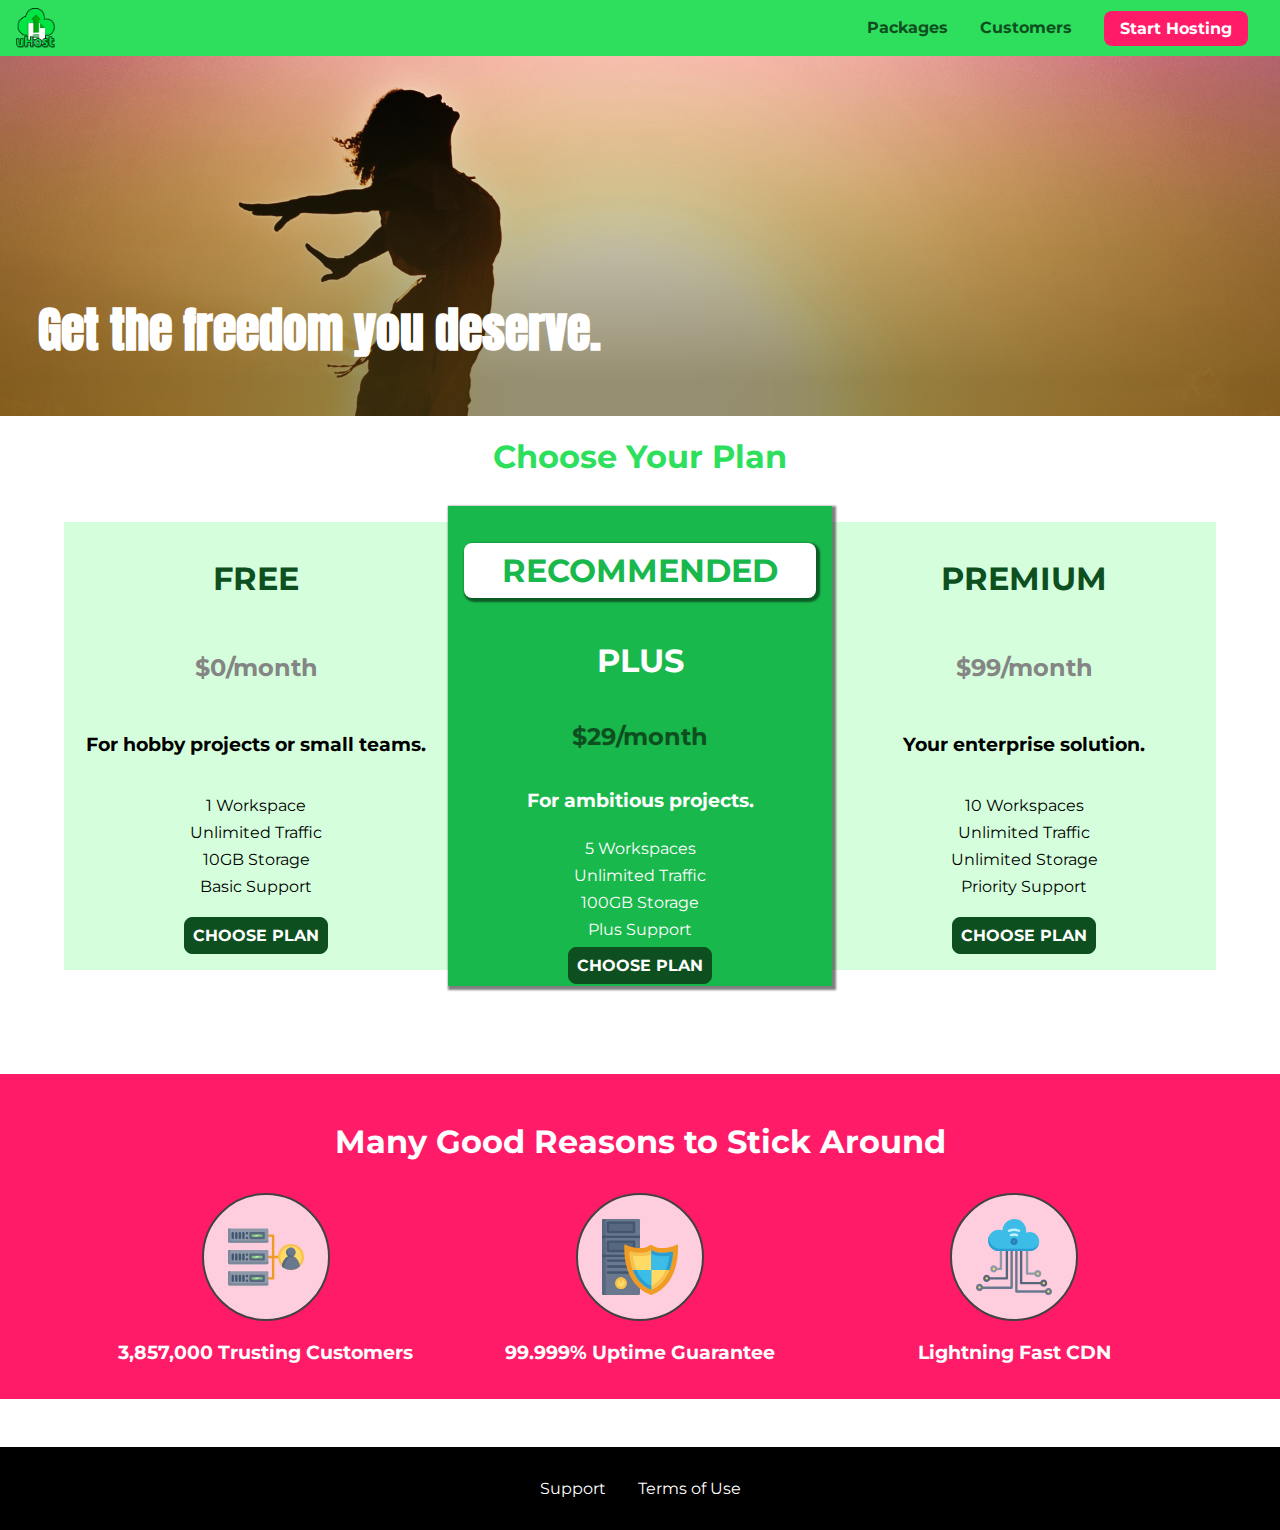
<file: index.html>
<!DOCTYPE html>
<html lang="en">

<head>
	<meta charset="UTF-8">
	<meta http-equiv="X-UA-Compatible" content="ie=edge">
	<meta name="viewport" content="width=device-width, initial-scale=1.0">
	<title>uHost</title>
	<link rel="shortcut icon" href="favicon.png">
	<link rel="stylesheet" href="shared.css">
	<link rel="stylesheet" href="main.css">
</head>

<body>
	<div class="backdrop"></div>
	<div class="modal">
		<h1 class="modal__title">Do you want to continue?</h1>
		<div class="modal__actions">
			<a href="start-hosting/index.html" class="modal__action">Yes!</a>
            <button class="modal__action modal__action--negative" type="button">No!</button>
        </div>
    </div>
	<header class="main-header">
		<div>
			<button class="toggle-button">
				<span class="toggle-button__bar"></span>
		    	<span class="toggle-button__bar"></span>
		    	<span class="toggle-button__bar"></span>
			</button>			
			<a href="index.html" class="main-header__brand">
				<img src="images/uhost-icon.png" alt="uHost - Your favorite hosting company">
			</a>
		</div>
		<nav class="main-nav">
			<ul class="main-nav__items">
				<li class="main-nav__item">
					<a href="packages/index.html">Packages</a>
				</li>
				<li class="main-nav__item">
					<a href="customers/index.html">Customers</a>
				</li>
				<li class="main-nav__item main-nav__item--cta">
					<a href="start-hosting/index.html">Start Hosting</a>
				</li>
			</ul>
		</nav>
	</header>
	<nav class="mobile-nav">
        <ul class="mobile-nav__items">
            <li class="mobile-nav__item">
                <a href="packages/index.html">Packages</a>
            </li>
            <li class="mobile-nav__item">
                <a href="customers/index.html">Customers</a>
            </li>
            <li class="mobile-nav__item mobile-nav__item--cta">
                <a href="start-hosting/index.html">Start Hosting</a>
            </li>
        </ul>
    </nav>
	<main>
		<section id="product-overview">
			<h1>Get the freedom you deserve.</h1>
		</section>
		<section id="plans">
			<h1 class="section-title">Choose Your Plan</h1>
			<div class="plan__list">
				<article class="plan">
					<h1 class="plan__title">FREE</h1>
					<h2 class="plan__price">$0/month</h2>
					<h3>For hobby projects or small teams.</h3>
					<ul class="plan__features">
						<li class="plan__feature">1 Workspace</li>
						<li class="plan__feature">Unlimited Traffic</li>
						<li class="plan__feature">10GB Storage</li>
						<li class="plan__feature">Basic Support</li>
					</ul>
					<div>
						<button class="button">CHOOSE PLAN</button>
					</div>
				</article>
				<article class="plan plan--highlighted">
					<h1 class="plan__annotation">RECOMMENDED</h1>
					<h1 class="plan__title">PLUS</h1>
					<h2 class="plan__price">$29/month</h2>
					<h3>For ambitious projects.</h3>
					<ul class="plan__features">
						<li class="plan__feature">5 Workspaces</li>
						<li class="plan__feature">Unlimited Traffic</li>
						<li class="plan__feature">100GB Storage</li>
						<li class="plan__feature">Plus Support</li>
					</ul>
					<div>
						<button class="button">CHOOSE PLAN</button>
					</div>
				</article>
				<article class="plan">
					<h1 class="plan__title">PREMIUM</h1>
					<h2 class="plan__price">$99/month</h2>
					<h3>Your enterprise solution.</h3>
					<ul class="plan__features">
						<li class="plan__feature">10 Workspaces</li>
						<li class="plan__feature">Unlimited Traffic</li>
						<li class="plan__feature">Unlimited Storage</li>
						<li class="plan__feature">Priority Support</li>
					</ul>
					<div>
						<button class="button">CHOOSE PLAN</button>
					</div>
				</article>
			</div>
			<!-- <p>Make sure you get the most for your money!</p> -->
		</section>
		<section id="key-features">
			<h1 class="section-title">Many Good Reasons to Stick Around</h1>
			<ul class="key-feature__list">
				<li class="key-feature">
					<div class="key-feature__image">
						<svg viewBox="0 0 512 512">
							<path style="fill:#F09B24;" d="M344,248h-32V112c0-4.418-3.582-8-8-8h-40c-4.418,0-8,3.582-8,8s3.582,8,8,8h32v128h-32  c-4.418,0-8,3.582-8,8s3.582,8,8,8h32v128h-32c-4.418,0-8,3.582-8,8s3.582,8,8,8h40c4.418,0,8-3.582,8-8V264h32c4.418,0,8-3.582,8-8  S348.418,248,344,248z"
							/>
							<path style="fill:#8E9AA9;" d="M264,64H8c-4.418,0-8,3.582-8,8v80c0,4.418,3.582,8,8,8h256c4.418,0,8-3.582,8-8V72  C272,67.582,268.418,64,264,64z"
							/>
							<path style="fill:#7C899B;" d="M24,144c-4.418,0-8-3.582-8-8V64H8c-4.418,0-8,3.582-8,8v80c0,4.418,3.582,8,8,8h256  c4.418,0,8-3.582,8-8v-8H24z"
							/>
							<rect x="152" y="96" style="fill:#B8E3A8;" width="88" height="32" />
							<g>
								<polygon style="fill:#7EC97D;" points="152,96 152,128 166,128 198,96  " />
								<polygon style="fill:#7EC97D;" points="220,96 188,128 240,128 240,96  " />
							</g>
							<path style="fill:#56677E;" d="M240,136h-88c-4.418,0-8-3.582-8-8V96c0-4.418,3.582-8,8-8h88c4.418,0,8,3.582,8,8v32  C248,132.418,244.418,136,240,136z M160,120h72v-16h-72V120z"
							/>
							<g>
								<path style="fill:#435670;" d="M32,136c-4.418,0-8-3.582-8-8V96c0-4.418,3.582-8,8-8s8,3.582,8,8v32C40,132.418,36.418,136,32,136z   "
								/>
								<path style="fill:#435670;" d="M56,136c-4.418,0-8-3.582-8-8V96c0-4.418,3.582-8,8-8s8,3.582,8,8v32C64,132.418,60.418,136,56,136z   "
								/>
								<path style="fill:#435670;" d="M80,136c-4.418,0-8-3.582-8-8V96c0-4.418,3.582-8,8-8s8,3.582,8,8v32C88,132.418,84.418,136,80,136z   "
								/>
								<path style="fill:#435670;" d="M104,136c-4.418,0-8-3.582-8-8V96c0-4.418,3.582-8,8-8s8,3.582,8,8v32   C112,132.418,108.418,136,104,136z"
								/>
								<path style="fill:#435670;" d="M128,105c-4.418,0-8-3.582-8-8v-1c0-4.418,3.582-8,8-8s8,3.582,8,8v1   C136,101.418,132.418,105,128,105z"
								/>
								<path style="fill:#435670;" d="M128,136c-4.418,0-8-3.582-8-8v-1c0-4.418,3.582-8,8-8s8,3.582,8,8v1   C136,132.418,132.418,136,128,136z"
								/>
							</g>
							<path style="fill:#8E9AA9;" d="M264,208H8c-4.418,0-8,3.582-8,8v80c0,4.418,3.582,8,8,8h256c4.418,0,8-3.582,8-8v-80  C272,211.582,268.418,208,264,208z"
							/>
							<path style="fill:#7C899B;" d="M24,288c-4.418,0-8-3.582-8-8v-72H8c-4.418,0-8,3.582-8,8v80c0,4.418,3.582,8,8,8h256  c4.418,0,8-3.582,8-8v-8H24z"
							/>
							<rect x="152" y="240" style="fill:#B8E3A8;" width="88" height="32" />
							<g>
								<polygon style="fill:#7EC97D;" points="152,240 152,272 166,272 198,240  " />
								<polygon style="fill:#7EC97D;" points="220,240 188,272 240,272 240,240  " />
							</g>
							<path style="fill:#56677E;" d="M240,280h-88c-4.418,0-8-3.582-8-8v-32c0-4.418,3.582-8,8-8h88c4.418,0,8,3.582,8,8v32  C248,276.418,244.418,280,240,280z M160,264h72v-16h-72V264z"
							/>
							<g>
								<path style="fill:#435670;" d="M32,280c-4.418,0-8-3.582-8-8v-32c0-4.418,3.582-8,8-8s8,3.582,8,8v32C40,276.418,36.418,280,32,280   z"
								/>
								<path style="fill:#435670;" d="M56,280c-4.418,0-8-3.582-8-8v-32c0-4.418,3.582-8,8-8s8,3.582,8,8v32C64,276.418,60.418,280,56,280   z"
								/>
								<path style="fill:#435670;" d="M80,280c-4.418,0-8-3.582-8-8v-32c0-4.418,3.582-8,8-8s8,3.582,8,8v32C88,276.418,84.418,280,80,280   z"
								/>
								<path style="fill:#435670;" d="M104,280c-4.418,0-8-3.582-8-8v-32c0-4.418,3.582-8,8-8s8,3.582,8,8v32   C112,276.418,108.418,280,104,280z"
								/>
								<path style="fill:#435670;" d="M128,249c-4.418,0-8-3.582-8-8v-1c0-4.418,3.582-8,8-8s8,3.582,8,8v1   C136,245.418,132.418,249,128,249z"
								/>
								<path style="fill:#435670;" d="M128,280c-4.418,0-8-3.582-8-8v-1c0-4.418,3.582-8,8-8s8,3.582,8,8v1   C136,276.418,132.418,280,128,280z"
								/>
							</g>
							<path style="fill:#8E9AA9;" d="M264,352H8c-4.418,0-8,3.582-8,8v80c0,4.418,3.582,8,8,8h256c4.418,0,8-3.582,8-8v-80  C272,355.582,268.418,352,264,352z"
							/>
							<path style="fill:#7C899B;" d="M24,432c-4.418,0-8-3.582-8-8v-72H8c-4.418,0-8,3.582-8,8v80c0,4.418,3.582,8,8,8h256  c4.418,0,8-3.582,8-8v-8H24z"
							/>
							<rect x="152" y="384" style="fill:#B8E3A8;" width="88" height="32" />
							<g>
								<polygon style="fill:#7EC97D;" points="152,384 152,416 166,416 198,384  " />
								<polygon style="fill:#7EC97D;" points="220,384 188,416 240,416 240,384  " />
							</g>
							<path style="fill:#56677E;" d="M240,424h-88c-4.418,0-8-3.582-8-8v-32c0-4.418,3.582-8,8-8h88c4.418,0,8,3.582,8,8v32  C248,420.418,244.418,424,240,424z M160,408h72v-16h-72V408z"
							/>
							<g>
								<path style="fill:#435670;" d="M32,424c-4.418,0-8-3.582-8-8v-32c0-4.418,3.582-8,8-8s8,3.582,8,8v32C40,420.418,36.418,424,32,424   z"
								/>
								<path style="fill:#435670;" d="M56,424c-4.418,0-8-3.582-8-8v-32c0-4.418,3.582-8,8-8s8,3.582,8,8v32C64,420.418,60.418,424,56,424   z"
								/>
								<path style="fill:#435670;" d="M80,424c-4.418,0-8-3.582-8-8v-32c0-4.418,3.582-8,8-8s8,3.582,8,8v32C88,420.418,84.418,424,80,424   z"
								/>
								<path style="fill:#435670;" d="M104,424c-4.418,0-8-3.582-8-8v-32c0-4.418,3.582-8,8-8s8,3.582,8,8v32   C112,420.418,108.418,424,104,424z"
								/>
								<path style="fill:#435670;" d="M128,393c-4.418,0-8-3.582-8-8v-1c0-4.418,3.582-8,8-8s8,3.582,8,8v1   C136,389.418,132.418,393,128,393z"
								/>
								<path style="fill:#435670;" d="M128,424c-4.418,0-8-3.582-8-8v-1c0-4.418,3.582-8,8-8s8,3.582,8,8v1   C136,420.418,132.418,424,128,424z"
								/>
							</g>
							<path style="fill:#F7C14D;" d="M424,168c-48.523,0-88,39.477-88,88s39.477,88,88,88s88-39.477,88-88S472.523,168,424,168z" />
							<path style="fill:#FFDB66;" d="M424,184c-39.701,0-72,32.299-72,72s32.299,72,72,72s72-32.299,72-72S463.701,184,424,184z" />
							<path style="fill:#69788D;" d="M484.893,314.16C476.393,274.588,451.922,248,424,248s-52.393,26.588-60.893,66.16  c-0.605,2.82,0.354,5.749,2.511,7.664C381.731,336.124,402.465,344,424,344s42.269-7.876,58.381-22.176  C484.539,319.909,485.498,316.98,484.893,314.16z"
							/>
							<path style="fill:#56677E;" d="M434.053,249.171C430.768,248.403,427.411,248,424,248c-27.922,0-52.393,26.588-60.893,66.16  c-0.605,2.82,0.354,5.749,2.511,7.664c3.383,3.002,6.979,5.703,10.734,8.125C384.904,286.243,407.373,255.378,434.053,249.171z"
							/>
							<path style="fill:#69788D;" d="M424,192c-17.645,0-32,14.355-32,32s14.355,32,32,32s32-14.355,32-32S441.645,192,424,192z" />
							<path style="fill:#56677E;" d="M432,248c-17.645,0-32-14.355-32-32c0-6.783,2.128-13.076,5.742-18.258  C397.444,203.53,392,213.138,392,224c0,17.645,14.355,32,32,32c10.862,0,20.471-5.444,26.258-13.742  C445.076,245.872,438.783,248,432,248z"
							/>

						</svg>
  
					</div>
					<p class="key-feature__description">3,857,000 Trusting Customers</p>
				</li>
				<li class="key-feature">
					<div class="key-feature__image">
						<svg viewBox="0 0 512 512">
                            <path style="fill:#69788D;" d="M248,0H8C3.582,0,0,3.582,0,8v496c0,4.418,3.582,8,8,8h240c4.418,0,8-3.582,8-8V8  C256,3.582,252.418,0,248,0z"
                            />
                            <path style="fill:#56677E;" d="M24,504V8c0-4.418,3.582-8,8-8H8C3.582,0,0,3.582,0,8v496c0,4.418,3.582,8,8,8h24  C27.582,512,24,508.418,24,504z"
                            />
                            <g>
                                <rect x="0" y="112" style="fill:#435670;" width="256" height="16" />
                                <rect x="0" y="240" style="fill:#435670;" width="256" height="16" />
                            </g>
                            <path style="fill:#F7C14D;" d="M128,392c-22.056,0-40,17.944-40,40s17.944,40,40,40s40-17.944,40-40S150.056,392,128,392z" />
                            <path style="fill:#FFDB66;" d="M128,408c-13.233,0-24,10.767-24,24s10.767,24,24,24s24-10.767,24-24S141.233,408,128,408z" />
                            <path style="fill:#F7C14D;" d="M128,392c-2.739,0-5.414,0.278-8,0.805V424c0,4.418,3.582,8,8,8c4.418,0,8-3.582,8-8v-31.195  C133.414,392.278,130.739,392,128,392z"
                            />
                            <g>
                                <path style="fill:#435670;" d="M216,288H40c-4.418,0-8-3.582-8-8s3.582-8,8-8h176c4.418,0,8,3.582,8,8S220.418,288,216,288z"
                                />
                                <path style="fill:#435670;" d="M216,328H40c-4.418,0-8-3.582-8-8s3.582-8,8-8h176c4.418,0,8,3.582,8,8S220.418,328,216,328z"
                                />
                                <path style="fill:#435670;" d="M216,368H40c-4.418,0-8-3.582-8-8s3.582-8,8-8h176c4.418,0,8,3.582,8,8S220.418,368,216,368z"
                                />
                                <path style="fill:#435670;" d="M216,16H40c-4.418,0-8,3.582-8,8v64c0,4.418,3.582,8,8,8h176c4.418,0,8-3.582,8-8V24   C224,19.582,220.418,16,216,16z"
                                />
                            </g>
                            <rect x="48" y="32" style="fill:#56677E;" width="160" height="48" />
                            <path style="fill:#435670;" d="M216,144H40c-4.418,0-8,3.582-8,8v64c0,4.418,3.582,8,8,8h176c4.418,0,8-3.582,8-8v-64  C224,147.582,220.418,144,216,144z"
                            />
                            <rect x="48" y="160" style="fill:#56677E;" width="160" height="48" />
                            <path style="fill:#F09B24;" d="M511.747,180.237c-0.194-6.537-8.107-10.107-13.135-5.894c-5.6,4.693-42.904,21.282-98.514,21.282  c-33.45,0-64.625-20.999-64.929-21.206c-2.9-1.991-6.764-1.85-9.512,0.346c-2.677,2.135-27.201,20.86-63.793,20.86  c-55.607,0-92.914-16.589-98.515-21.282c-5.028-4.211-12.941-0.645-13.135,5.894c-1.634,54.834,4.655,105.941,18.693,151.903  c12.096,39.604,29.759,74.047,52.497,102.373c27.538,34.304,62.743,59.882,104.66,76.045c3.069,1.918,6.757,1.921,9.83,0  c41.917-16.163,77.122-41.741,104.66-76.045c22.738-28.326,40.401-62.77,52.497-102.373  C507.092,286.179,513.381,235.071,511.747,180.237z"
                            />
                            <path style="fill:#F7C14D;" d="M476.21,221.226c-1.953-1.631-4.568-2.235-7.036-1.628c-21.686,5.327-44.926,8.028-69.075,8.028  c-25.926,0-49.633-8.975-64.955-16.504c-2.307-1.134-5.016-1.091-7.284,0.116c-14.059,7.477-36.919,16.388-65.994,16.388  c-24.153,0-47.394-2.701-69.075-8.028c-5.155-1.268-10.221,2.966-9.894,8.261c2.077,33.693,7.668,65.635,16.616,94.935  c22.774,74.565,66.139,126.334,128.888,153.868c2.032,0.891,4.397,0.891,6.43,0c61.777-27.107,104.716-78.876,127.62-153.868  c8.948-29.3,14.539-61.241,16.616-94.935C479.224,225.319,478.163,222.856,476.21,221.226z"
                            />
                            <path style="fill:#FFDB66;" d="M331.609,451.727c-52.604-25.289-89.304-70.987-109.144-135.944  c-6.532-21.39-11.162-44.336-13.82-68.447c17.133,2.852,34.952,4.291,53.22,4.291c29.394,0,53.376-7.793,69.978-15.561  c17.44,7.736,41.656,15.561,68.256,15.561c18.267,0,36.085-1.439,53.219-4.291c-2.659,24.112-7.288,47.06-13.82,68.448  C419.545,381.108,383.27,426.805,331.609,451.727z"
                            />
                            <g>
                                <path style="fill:#2C9DD4;" d="M479.066,227.858c0.157-2.539-0.903-5.002-2.856-6.633s-4.568-2.235-7.036-1.628   c-21.686,5.327-44.926,8.028-69.075,8.028c-25.926,0-49.633-8.975-64.955-16.504c-1.057-0.52-2.2-0.78-3.345-0.806l-0.072,133.351   h123.601c2.556-6.746,4.933-13.702,7.123-20.874C471.398,293.493,476.989,261.552,479.066,227.858z"
                                />
                                <path style="fill:#2C9DD4;" d="M206.658,343.667c24.153,63.42,65.028,108.108,121.743,132.995c1.031,0.452,2.147,0.673,3.263,0.666   l0.063-133.661H206.658z"
                                />
                            </g>
                            <g>
                                <path style="fill:#3CBDE8;" d="M439.497,315.783c6.532-21.389,11.161-44.336,13.82-68.448c-17.134,2.852-34.952,4.291-53.219,4.291   c-26.6,0-50.815-7.824-68.256-15.561l-0.116,107.601h97.758C433.179,334.807,436.524,325.518,439.497,315.783z"
                                />
                                <path style="fill:#3CBDE8;" d="M232.523,343.667c21.144,50.298,54.363,86.56,99.087,108.06l0.117-108.06H232.523z" />
                            </g>
                        </svg>

					</div>
					<p class="key-feature__description">99.999% Uptime Guarantee</p>
				</li>
				<li class="key-feature">
					<div class="key-feature__image">
						<svg viewBox="0 0 512 512">
                            <path style="fill:#8E9AA9;" d="M168,200c-4.418,0-8,3.582-8,8v120h-17.376c-3.302-9.311-12.194-16-22.624-16  c-13.234,0-24,10.767-24,24s10.766,24,24,24c10.429,0,19.321-6.689,22.624-16H168c4.418,0,8-3.582,8-8V208  C176,203.582,172.418,200,168,200z"
                            />
                            <path style="fill:#FFDB66;" d="M120,328c-4.411,0-8,3.589-8,8s3.589,8,8,8s8-3.589,8-8S124.411,328,120,328z" />
                            <path style="fill:#56677E;" d="M208,200c-4.418,0-8,3.582-8,8v184H94.624C91.322,382.689,82.43,376,72,376  c-13.234,0-24,10.767-24,24s10.766,24,24,24c10.429,0,19.321-6.689,22.624-16H208c4.418,0,8-3.582,8-8V208  C216,203.582,212.418,200,208,200z"
                            />
                            <path style="fill:#FFDB66;" d="M72,392c-4.411,0-8,3.589-8,8s3.589,8,8,8s8-3.589,8-8S76.411,392,72,392z" />
                            <path style="fill:#69788D;" d="M240,208c-4.418,0-8,3.582-8,8v239H47.24c-2.671-10.34-12.078-18-23.24-18c-13.234,0-24,10.767-24,24  s10.766,24,24,24c9.666,0,18.009-5.747,21.809-14H240c4.418,0,8-3.582,8-8V216C248,211.582,244.418,208,240,208z"
                            />
                            <path style="fill:#FFDB66;" d="M24,453c-4.411,0-8,3.589-8,8s3.589,8,8,8s8-3.589,8-8S28.411,453,24,453z" />
                            <path style="fill:#69788D;" d="M488,464c-10.429,0-19.321,6.689-22.624,16H280V208c0-4.418-3.582-8-8-8s-8,3.582-8,8v280  c0,4.418,3.582,8,8,8h193.376c3.302,9.311,12.194,16,22.624,16c13.234,0,24-10.767,24-24S501.234,464,488,464z"
                            />
                            <path style="fill:#FFDB66;" d="M488,480c-4.411,0-8,3.589-8,8s3.589,8,8,8s8-3.589,8-8S492.411,480,488,480z" />
                            <path style="fill:#56677E;" d="M456,408c-10.429,0-19.321,6.689-22.624,16H312V208c0-4.418-3.582-8-8-8s-8,3.582-8,8v224  c0,4.418,3.582,8,8,8h129.376c3.302,9.311,12.194,16,22.624,16c13.234,0,24-10.767,24-24S469.234,408,456,408z"
                            />
                            <path style="fill:#FFDB66;" d="M456,424c-4.411,0-8,3.589-8,8s3.589,8,8,8s8-3.589,8-8S460.411,424,456,424z" />
                            <path style="fill:#8E9AA9;" d="M416,344c-10.429,0-19.321,6.689-22.624,16H352V208c0-4.418-3.582-8-8-8s-8,3.582-8,8v160  c0,4.418,3.582,8,8,8h49.376c3.302,9.311,12.194,16,22.624,16c13.234,0,24-10.767,24-24S429.234,344,416,344z"
                            />
                            <path style="fill:#FFDB66;" d="M416,360c-4.411,0-8,3.589-8,8s3.589,8,8,8s8-3.589,8-8S420.411,360,416,360z" />
                            <path style="fill:#3CBDE8;" d="M362,88c-8.741,0-17.231,1.751-25.06,5.085C337.646,88.797,338,84.43,338,80  c0-44.112-35.888-80-80-80c-42.823,0-77.895,33.816-79.909,76.149C170.393,73.415,162.244,72,154,72c-39.701,0-72,32.299-72,72  s32.299,72,72,72h208c35.29,0,64-28.71,64-64S397.29,88,362,88z"
                            />
                            <path style="fill:#2C9DD4;" d="M368,200H160c-39.701,0-72-32.299-72-72c0-5.863,0.721-11.559,2.05-17.019  C84.918,120.88,82,132.102,82,144c0,39.701,32.299,72,72,72h208c30.389,0,55.88-21.296,62.379-49.743  C413.565,186.327,392.352,200,368,200z"
                            />
                            <path style="fill:#2A7DB5;" d="M256,128c-13.234,0-24,10.767-24,24s10.766,24,24,24c13.233,0,24-10.767,24-24S269.233,128,256,128z"
                            />
                            <path style="fill:#2C9DD4;" d="M256,144c-4.411,0-8,3.589-8,8s3.589,8,8,8c4.411,0,8-3.589,8-8S260.411,144,256,144z" />
                            <g>
                                <path style="fill:#C5F1FA;" d="M221.755,87.695c-2.994,0-5.864-1.688-7.233-4.572c-1.894-3.991-0.194-8.763,3.798-10.657   C230.157,66.849,242.834,64,256,64c13.166,0,25.844,2.849,37.68,8.466c3.992,1.895,5.692,6.666,3.798,10.657   s-6.666,5.692-10.657,3.798C277.144,82.328,266.774,80,256,80c-10.774,0-21.144,2.328-30.821,6.921   C224.072,87.446,222.904,87.695,221.755,87.695z"
                                />
                                <path style="fill:#C5F1FA;" d="M276.545,116.618c-1.148,0-2.316-0.249-3.424-0.774C267.745,113.293,261.985,112,256,112   c-5.985,0-11.745,1.293-17.121,3.844c-3.991,1.895-8.763,0.192-10.657-3.798c-1.894-3.992-0.193-8.764,3.798-10.657   C239.557,97.813,247.625,96,256,96c8.376,0,16.444,1.813,23.98,5.389c3.991,1.894,5.692,6.665,3.798,10.657   C282.41,114.93,279.539,116.618,276.545,116.618z"
                                />
                            </g>

                        </svg>

					</div>
					<p class="key-feature__description">Lightning Fast CDN</p>
				</li>
			</ul>
		</section>
	</main>
	<footer class="main-footer">
		<nav>
			<ul class="main-footer__links">
				<li class="main-footer__link">
					<a href="#">Support</a>
				</li>
				<li class="main-footer__link">
					<a href="#">Terms of Use</a>
				</li>
			</ul>
		</nav>
	</footer>
	<script type="text/javascript" src="shared.js"></script>
</body>

</html>
</file>
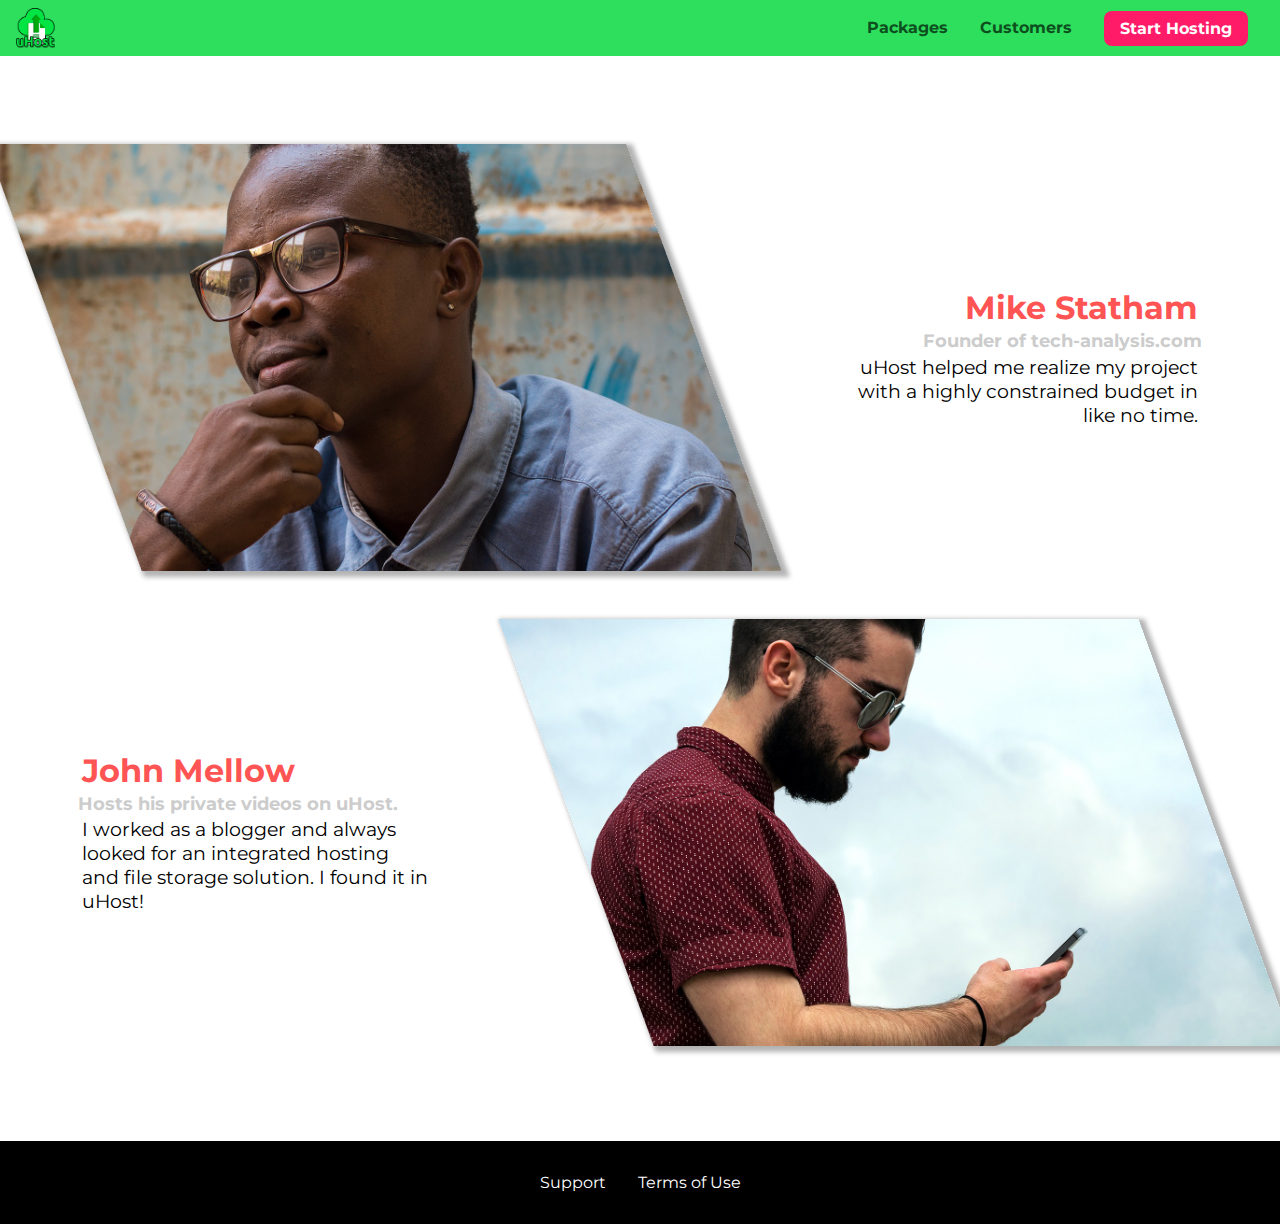
<file: customers/index.html>
<!DOCTYPE html>
<html lang="en">

<head>
    <meta charset="UTF-8">
    <meta http-equiv="X-UA-Compatible" content="ie=edge">
    <meta name="viewport" content="width=device-width, initial-scale=1.0">
    <title>uHost Customers</title>
    <link rel="shortcut icon" href="../favicon.png">
    <link rel="stylesheet" href="../shared.css">
    <link rel="stylesheet" href="customers.css">
</head>

<body>
    <div class="backdrop"></div>
    <header class="main-header">
        <div>
            <button class="toggle-button">
                <span class="toggle-button__bar"></span>
                <span class="toggle-button__bar"></span>
                <span class="toggle-button__bar"></span>
            </button>               
            <a href="../index.html" class="main-header__brand">
                <img src="../images/uhost-icon.png" alt="uHost - Your favorite hosting company">
            </a>
        </div>
        <nav class="main-nav">
            <ul class="main-nav__items">
                <li class="main-nav__item">
                    <a href="../packages/index.html">Packages</a>
                </li>
                <li class="main-nav__item">
                    <a href="index.html">Customers</a>
                </li>
                <li class="main-nav__item main-nav__item--cta">
                    <a href="../start-hosting/index.html">Start Hosting</a>
                </li>
            </ul>
        </nav>
    </header>
    <nav class="mobile-nav">
        <ul class="mobile-nav__items">
            <li class="mobile-nav__item">
                <a href="../packages/index.html">Packages</a>
            </li>
            <li class="mobile-nav__item">
                <a href="index.html">Customers</a>
            </li>
            <li class="mobile-nav__item mobile-nav__item--cta">
                <a href="../start-hosting/index.html">Start Hosting</a>
            </li>
        </ul>
    </nav>    
    <main>
        <div>
            <div class="testimonial" id="customer-1">
                <div class="testimonial__image-container">
                    <img src="../images/customer-1.jpg" alt="Mike Statham - Customer" class="testimonial__image">
                </div>
                <div class="testimonial__info">
                    <h1 class="testimonial__name">Mike Statham</h1>
                    <h2 class="testimonial__subtitle">Founder of
                        <a href="tech-analysis.com">tech-analysis.com</a>
                    </h2>
                    <p class="testimonial__text">uHost helped me realize my project with a highly constrained budget in like no time.</p>
                </div>
            </div>
            <div class="testimonial" id="customer-2">

                <div class="testimonial__info">
                    <h1 class="testimonial__name">John Mellow</h1>
                    <h2 class="testimonial__subtitle">Hosts his private videos on uHost.
                    </h2>
                    <p class="testimonial__text">I worked as a blogger and always looked for an integrated hosting and file storage solution. I found
                        it in uHost!
                    </p>
                </div>
                <div class="testimonial__image-container">
                    <img src="../images/customer-2.jpg" alt="John Mellow - Customer" class="testimonial__image">
                </div>
            </div>
        </div>
    </main>
    <footer class="main-footer">
        <nav>
            <ul class="main-footer__links">
                <li  class="main-footer__link">
                    <a href="#">Support</a>
                </li>
                <li  class="main-footer__link">
                    <a href="#">Terms of Use</a>
                </li>
            </ul>
        </nav>
    </footer>
    <script type="text/javascript" src="../shared.js"></script>    
</body>

</html>
</file>
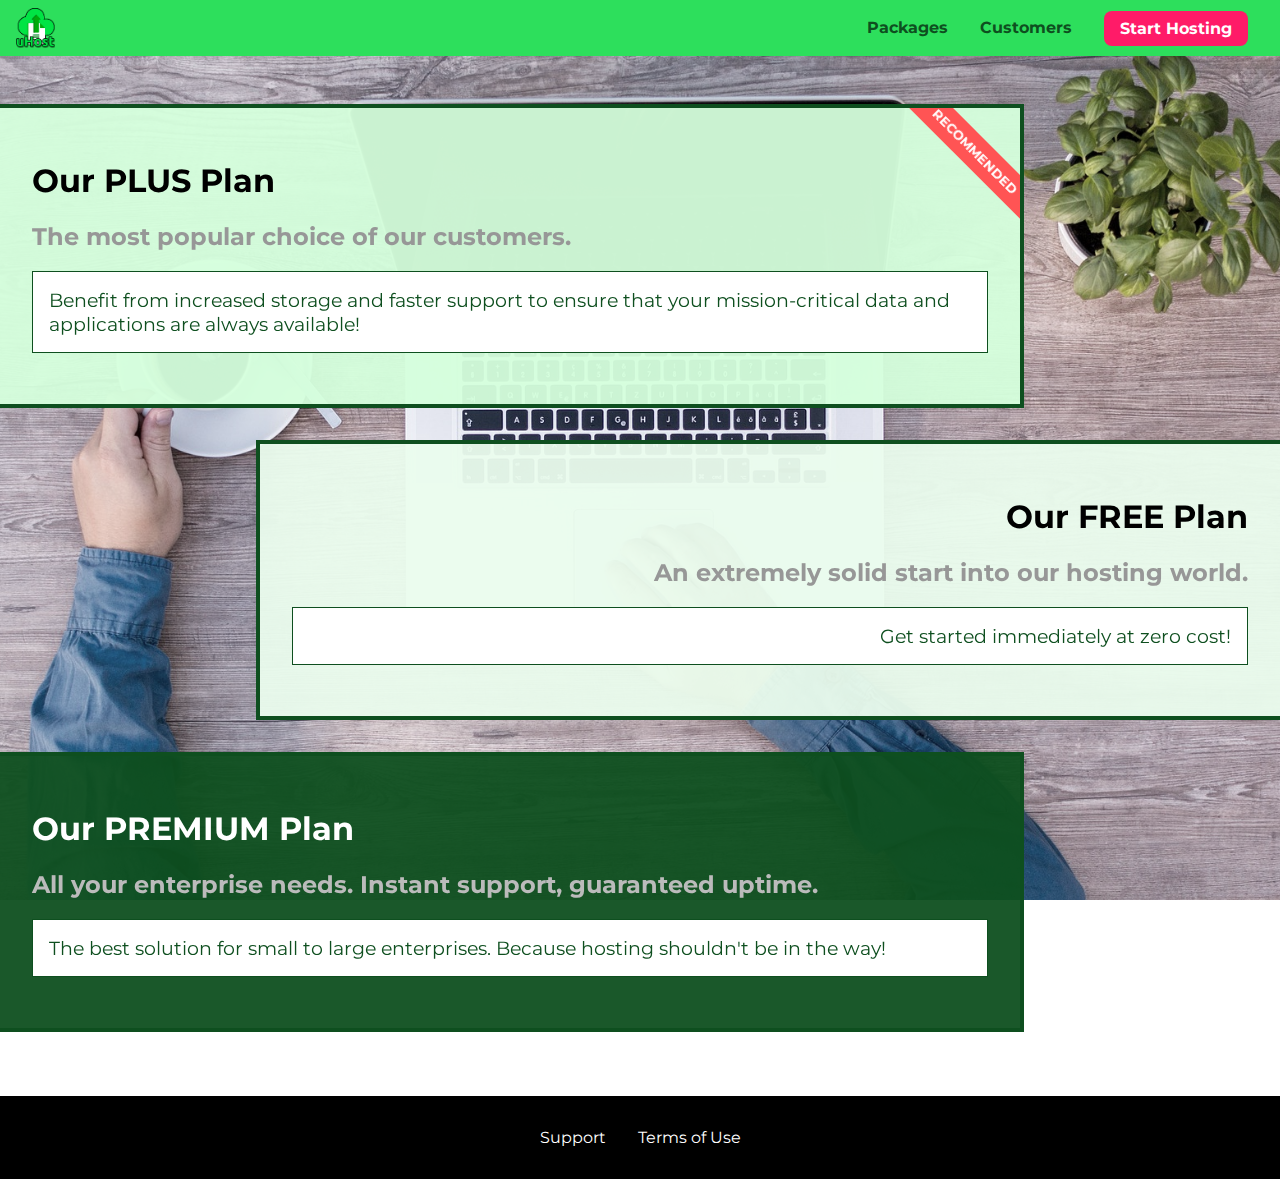
<file: packages/index.html>
<!DOCTYPE html>
<html lang="en">

<head>
    <meta charset="UTF-8">
    <meta http-equiv="X-UA-Compatible" content="ie=edge">
    <meta name="viewport" content="width=device-width, initial-scale=1.0">
    <title>uHost</title>
    <link rel="shortcut icon" href="../favicon.png">
    <link rel="stylesheet" href="../shared.css">
    <link rel="stylesheet" href="packages.css">
</head>

<body>
    <div class="backdrop"></div>
    <div class="background"></div>
    <header class="main-header">
        <div>
            <button class="toggle-button">
                <span class="toggle-button__bar"></span>
                <span class="toggle-button__bar"></span>
                <span class="toggle-button__bar"></span>
            </button>               
            <a href="../index.html" class="main-header__brand">
                <img src="../images/uhost-icon.png" alt="uHost - Your favorite hosting company">
            </a>
        </div>
        <nav class="main-nav">
            <ul class="main-nav__items">
                <li class="main-nav__item">
                    <a href="index.html">Packages</a>
                </li>
                <li class="main-nav__item">
                    <a href="../customers/index.html">Customers</a>
                </li>
                <li class="main-nav__item main-nav__item--cta">
                    <a href="../start-hosting/index.html">Start Hosting</a>
                </li>
            </ul>
        </nav>
    </header>
    <nav class="mobile-nav">
        <ul class="mobile-nav__items">
            <li class="mobile-nav__item">
                <a href="index.html">Packages</a>
            </li>
            <li class="mobile-nav__item">
                <a href="../customers/index.html">Customers</a>
            </li>
            <li class="mobile-nav__item mobile-nav__item--cta">
                <a href="..//start-hosting/index.html">Start Hosting</a>
            </li>
        </ul>
    </nav>    
    <main>
        <section class="package" id="plus">
            <a href="#">
                <h1 class="package__title">Our PLUS Plan</h1>
                <h2 class="package__badge">RECOMMENDED</h2>
                <h2 class="package__subtitle">The most popular choice of our customers.</h2>
                <p class="package__info">Benefit from increased storage and faster support to ensure that your mission-critical data and applications
                    are always available!</p>
            </a>
        </section>
        <section class="package" id="free">
            <a href="#">
                <h1 class="package__title">Our FREE Plan</h1>
                <h2 class="package__subtitle">An extremely solid start into our hosting world.</h2>
                <p class="package__info">Get started immediately at zero cost!</p>
            </a>
        </section>
        <div class="clearfix"></div>
        <section class="package" id="premium">
            <a href="#">
                <h1 class="package__title">Our PREMIUM Plan</h1>
                <h2 class="package__subtitle">All your enterprise needs. Instant support, guaranteed uptime. </h2>
                <p class="package__info">The best solution for small to large enterprises. Because hosting shouldn't be in the way!</p>
            </a>
        </section>
    </main>
    <footer class="main-footer">
        <nav>
            <ul class="main-footer__links">
                <li class="main-footer__link">
                    <a href="#">Support</a>
                </li>
                <li class="main-footer__link">
                    <a href="#">Terms of Use</a>
                </li>
            </ul>
        </nav>
    </footer>
    <script type="text/javascript" src="../shared.js"></script>
</body>

</html>
</file>
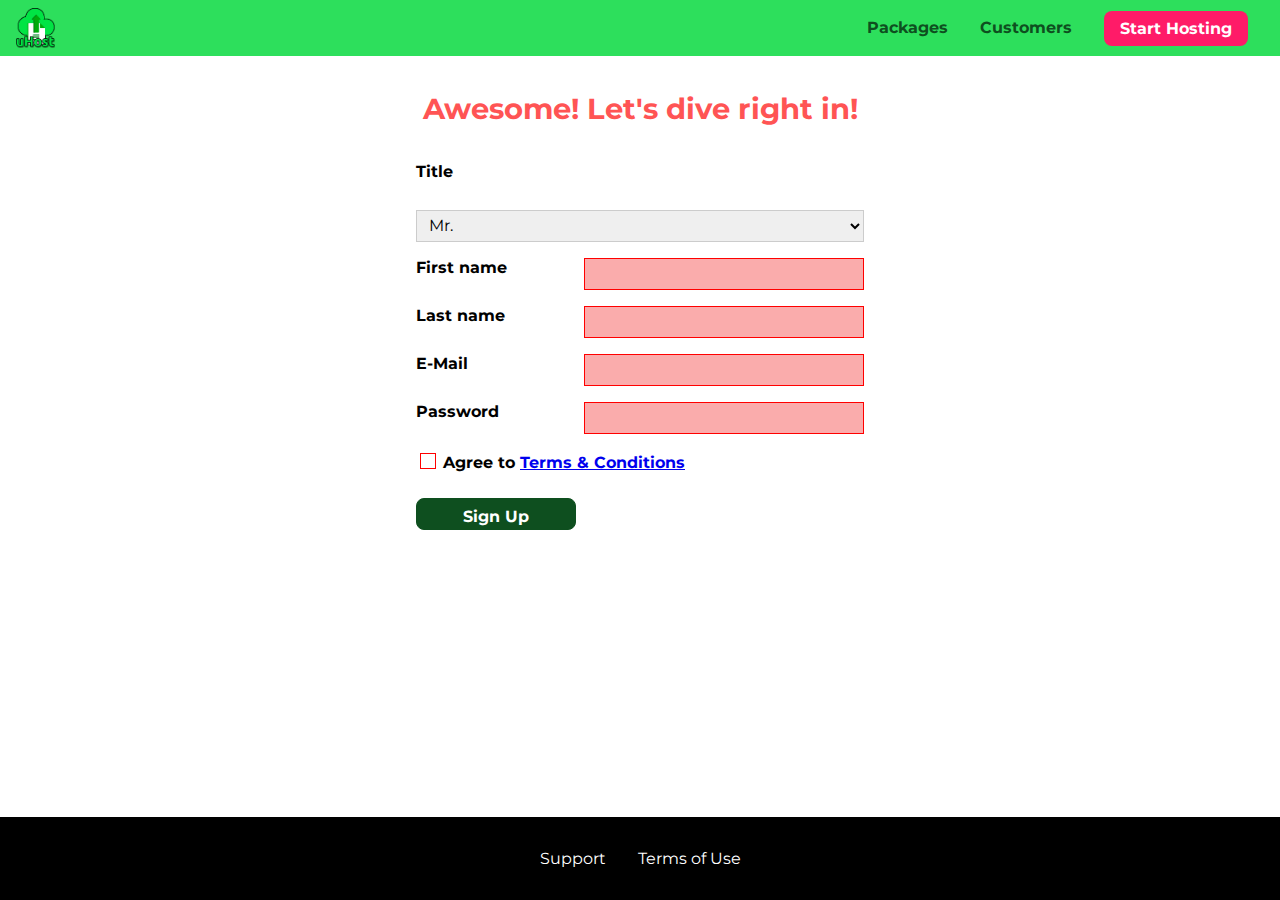
<file: start-hosting/index.html>
<!DOCTYPE html>
<html lang="en">

<head>
    <meta charset="UTF-8">
    <meta name="viewport" content="width=device-width, initial-scale=1.0">
    <meta http-equiv="X-UA-Compatible" content="ie=edge">
    <title>uHost Signup</title>
    <link rel="shortcut icon" href="../favicon.png">
    <link href="https://fonts.googleapis.com/css?family=Anton|Montserrat:400,700" rel="stylesheet">
    <link rel="stylesheet" href="../shared.css">
    <link rel="stylesheet" href="start-hosting.css">
</head>

<body>
    <div class="backdrop"></div>
    <header class="main-header">
        <div>
            <button class="toggle-button">
                <span class="toggle-button__bar"></span>
                <span class="toggle-button__bar"></span>
                <span class="toggle-button__bar"></span>
            </button>
            <a href="../index.html" class="main-header__brand">
                <img src="../images/uhost-icon.png" alt="uHost - Your favorite hosting company">
            </a>
        </div>
        <nav class="main-nav">
            <ul class="main-nav__items">
                <li class="main-nav__item">
                    <a href="../packages/index.html">Packages</a>
                </li>
                <li class="main-nav__item">
                    <a href="../customers/index.html">Customers</a>
                </li>
                <li class="main-nav__item main-nav__item--cta">
                    <a href="index.html">Start Hosting</a>
                </li>
            </ul>
        </nav>
    </header>
    <nav class="mobile-nav">
        <ul class="mobile-nav__items">
            <li class="mobile-nav__item">
                <a href="../packages/index.html">Packages</a>
            </li>
            <li class="mobile-nav__item">
                <a href="../customers/index.html">Customers</a>
            </li>
            <li class="mobile-nav__item mobile-nav__item--cta">
                <a href="index.html">Start Hosting</a>
            </li>
        </ul>
    </nav>
    <main class="signup-page">
        <h1 class="signup-title">Awesome! Let's dive right in!</h1>
        <form action="index.html" class="signup-form">
            <label for="title">Title</label>
            <select id="title">
                <option value="mr">Mr.</option>
                <option value="ms">Ms.</option>
            </select>
            <label for="first-name">First name</label>
            <input type="text" id="first-name" required>
            <label for="last-name">Last name</label>
            <input type="text" id="last-name" required>
            <label for="email">E-Mail</label>
            <input type="email" id="email" required>
            <label for="password">Password</label>
            <input type="password" id="password" required>
            <div class="signup-form__checkbox">
                <input type="checkbox" id="agree-terms" required>
                <label for="agree-terms">Agree to
                    <a href="#">Terms &amp; Conditions</a>
                </label>
            </div>
            <button type="submit" class="button">Sign Up</button>
        </form>
    </main>
    <footer class="main-footer">
        <nav>
            <ul class="main-footer__links">
                <li class="main-footer__link">
                    <a href="#">Support</a>
                </li>
                <li class="main-footer__link">
                    <a href="#">Terms of Use</a>
                </li>
            </ul>
        </nav>
    </footer>
    <script src="../shared.js"></script>
</body>

</html>
</file>
<file: shared.css>
@import url('https://fonts.googleapis.com/css?family=Roboto:100,400,900');
@import url('https://fonts.googleapis.com/css?family=Anton');
@import url('https://fonts.googleapis.com/css?family=Montserrat:400,700');


:root {
  --dark-green: #0e4f1f;
  --highlight-color: #ff1b68;
}
* {
    box-sizing: border-box;

}
html {
    height: 100%;
}

body {
    font-family: 'Montserrat', sans-serif;
    margin: 0;
    padding-top: 3.5rem;
}

@supports (display: grid) {
  body {
      margin: 0;
      display: grid;
      grid-template-rows: 3.5rem auto fit-content(8rem);
      grid-template-areas: "header" "main" "footer";
      height: 100%;
      padding-top: 0;
  }  
}


main {
  grid-area: main;
}

.backdrop {
    display: none;
    position: fixed;
    opacity: 0;   
    top: 0;
    left: 0;
    z-index: 100;
    width: 100vw;
    height: 100vh;
    background: rgba(0,0,0,0.5);
    transition: opacity .2s linear;
}

.main-header {
    width: 100%;
    position: fixed;
    top: 0;
    left: 0;
    background:#2ddf5c;
    padding: 0.5rem 1rem;
    z-index: 60;
    display: -webkit-box;
    display: -ms-flexbox;
    display: -webkit-flex;
    display: flex;
    align-items: center;
    justify-content: space-between;
}

.main-nav__item {
    margin: 0 1rem;
}
.main-nav__items li {
    display: inline-block;
}

.main-nav {
    display: none;
}
.main-nav__item a,
.mobile-nav__item a {
    text-decoration: none;
    color: var(--dark-green);
    font-weight: bold;
    padding: 0.2rem 0;
}
.main-nav__items {
    margin: 0;
    padding: 0;
    list-style: none;
    display: flex;
}
.main-nav__item a:hover,
.main-nav__item a:active {
    color: white;
    border-bottom: 5px solid white; 
}

.main-nav__item--cta {
  animation: wiggle 400ms 2s 8 ease-out;
}
.main-nav__item--cta a,
.mobile-nav__item--cta a{
    color: white;
    background: var(--highlight-color);
    padding: 0.5rem 1rem;
    border-radius: 8px;

}
.main-nav__item--cta a:hover,
.main-nav__item--cta a:active,
.mobile-nav__item--cta a:hover,
.mobile-nav__item--cta a:active {
    color: var(--highlight-color);
    background: white;
    border: none;
}

.main-header__brand {
    color: var(--dark-green);
    text-decoration: none;
    font-weight: bold;

}
.main-header__brand img {
    height: 2.5rem;
    vertical-align: middle;
}

.toggle-button {
  width: 3rem;
  background: transparent;
  border: none;
  cursor: pointer;
  padding-top: 0;
  padding-bottom: 0;
  vertical-align: middle;
}
.toggle-button:focus {
  outline: none;
}
.toggle-button__bar {
  width: 100%;
  height: 0.2rem;
  background: black;
  display: block;
  margin: 0.6rem 0;
}
.button {
    background: var(--dark-green);
    color: white;
    font: inherit;
    border: 1.5px solid var(--dark-green);
    padding: 0.5rem;
    border-radius: 8px;
    font-weight: bold;
    cursor: pointer;
}
.button:hover, 
.button:active {
    background: white;
    color: var(--dark-green);
}
.button:focus {
    outline: none;
}
.button[disabled] {
  cursor: not-allowed;
  border: #a1a1a1;
  background: #ccc;
  color: #a1a1a1;
}

.main-footer {
    background: black;
    color: white;
    padding: 2rem;
    margin-top: 3rem;
   grid-area: footer;
}

.main-footer__links {
    list-style: none;
    margin: 0;
    padding: 0;
    display: flex;
    flex-direction: column;
    align-items: center;
}
.main-footer__link {
    margin: 0.5rem 0;
}
.main-footer__link a {
    color: white;
    text-decoration: none;
}

.main-footer__link a:hover,
.main-footer__link a:active {
    color: #ccc;
}

.mobile-nav {
  transform: translateX(-100%);
  position: fixed;
  z-index: 101;
  top: 0;
  left: 0;
  background: white;
  width: 80%;
  height: 100vh;
  transition: transform 300ms ease-out;
}
.mobile-nav__items {
  width: 90%;
  height: 100%;
  list-style: none;
  margin: 0% auto;
  padding: 0;
  display: flex;
  flex-direction: column;
  justify-content: center;
  align-items: center;
}
.mobile-nav__item {
  margin: 1rem 0;
}
.mobile-nav__item a {
  font-size: 1.5rem;
}

.open {
    display: block !important;
    opacity: 1 !important;
    transform: translateY(0) !important;
}

@media (min-width: 40rem) {
   .toggle-button {
    display: none;
  }
    .main-nav {
    display: flex;
  }
  .main-footer__link {
    margin: 0 1rem;
  }
  .main-footer__links {
    flex-direction: row;
    justify-content: center;
  }
}

@keyframes wiggle {
  0% {
    transform: rotateZ(0);
  }
  50% {
    transform: rotateZ(-10deg);
  }
  100% {
    transform: rotateZ(10deg);

  }
}
</file>
<file: main.css>
#product-overview {
    background: linear-gradient(to top, rgba(80,68,18,0.6) 10%, transparent), 
    url("images/freedom.jpg")  /*left 10% bottom 70%*/center/cover no-repeat border-box,  #ff1b68;
    width: 100vw;
    height: 33vh;
    position: relative;
}
#product-overview h1 {
    color: white;
    font-family: 'Anton', sans-serif;
    position: absolute;
    bottom: 5%;
    left: 3%;
    font-size: 1.6rem;
}

@media (min-width: 40rem) and (min-height: 40rem) {
  #product-overview {
    height: 40vh;
    background-position: 50% 25%;
  }
  #product-overview h1 {
    font-size: 3rem;
  }

}

.section-title {
    color: #2ddf5c;
    text-align: center;
}


.plan {
    background: #d5ffdc;
    text-align: center;
    padding: 1rem;
    margin: 0.5rem 0;
    width: 100%;
}

.plan--highlighted {
    background: #19b84c;
    color: white;
/*    box-shadow: 2px 2px 2px 2px rgba(0, 0, 0, 0.5);*/
}
.plan__annotation {
    background: white;
    color: #19b84c;
    padding: 0.5rem;
    box-shadow: 2px 2px 2px 2px rgba(0, 0, 0, 0.5);
    border-radius: 8px;
}
.plan__title {
    color: #0e4f1f;
}
.plan__price {
    color: #858585;
}
.plan--highlighted .plan__title {
    color: white;
}
.plan--highlighted .plan__price {
    color: #0e4f1f;
}
.plan__features {
    list-style: none;
    margin: 0;
    padding: 0;
}
.plan__feature {
    margin: 0.5rem 0;

}

@media (min-width: 40rem) {
  .plan__list {
    width: 100%;
    display: flex;
    justify-content: center;
    align-items: center;

  }
  .plan {
    width: 30%;
    min-width: 13rem;
    max-width: 25rem;
    display: flex;
    flex-direction: column;
    justify-content: space-between;
    height: 28rem;
  }
  .plan--highlighted {
    box-shadow: 2px 2px 2px 2px rgba(0, 0, 0, 0.5);
    z-index: 50;
    height: 30rem;
  }
  .key-feature {
    width: 30%;
    max-width: 25rem;  
  }
  .key-feature__list {
    display: flex;
    justify-content: center;
  }
}

#key-features {
    background: #ff1b68;
    margin-top: 5rem;
    padding: 1rem;
}
#key-features .section-title {
    color: white;
    margin: 2rem;
}

.key-feature__list {
    list-style: none;
    margin: 0;
    padding: 0;
    text-align: center;
}
.key-feature__image {
    background: #ffcede;
    width: 128px;
    height: 128px;
    border: 2px solid #424242;
    border-radius: 50%;
    margin: auto;
    padding: 1.5rem;
}

.key-feature__description {
    text-align: center;
    font-weight: bold;
    color: white;
    font-size: 1.2rem;
}
/*Modal*/
.modal {
  position: fixed;
  opacity: 0;
  transform: translateY(-3rem);
  transition: opacity 200ms ease-out, transform 500ms cubic-bezier(0.55, 0.055, 0.675, 0.19);
  z-index: 200;
  top: 20%;
  left: 30%;
  width: 40%;
  background: white;
  padding: 1rem;
  border: 1px solid #ccc;
  box-shadow: 1px 1px 1px rgba(0, 0, 0, 0.5);

}

.modal__title {
  text-align: center;
  margin: 0 0 1rem 0;
}

.modal__actions {
  text-align: center;
}

.modal__action {
  border: 1px solid #0e4f1f;
  background: #0e4f1f;
  text-decoration: none;
  color: white;
  font: inherit;
  padding: 0.5rem 1rem;
  cursor: pointer;
}

.modal__action:hover,
.modal__action:active {
  background: #2ddf5c;
  border-color: #2ddf5c;
}

.modal__action--negative {
  background: red;
  border-color: red;
}

.modal__action--negative:hover,
.modal__action--negative:active {
  background: #ff5454;
  border-color: #ff5454;
}
</file>
<file: customers/customers.css>
main {
  padding-top: 2.5rem;
}
.testimonial {
    font-size: 1.2rem;
  }
  
  .testimonial__image-container {
      width: 60%;
      max-width: 40rem;
      box-shadow: 3px 3px 5px 3px rgba(0,0,0,0.3);
      transform: skew(20deg);
      overflow: hidden;

  }

  .testimonial__image {
      width: 100%;
      vertical-align: top; /*gets rid of white for inline images */
      transform: skew(-20deg) scale(1.4);
  }
  
  .testimonial__info {
    text-align: right;
    padding: 0.9rem;
  }
  
  #customer-2.testimonial {
    text-align: right;
  }
  
  #customer-2 .testimonial__info {
    text-align: left;
  }
  
  .testimonial__name {
    margin: 0.2rem;
    color: #ff5454;
    font-size: 2rem;
  }
  
  .testimonial__subtitle {
    margin: 0;
    font-size: 1.1rem;
    color: #ccc;
  }
  
  .testimonial__subtitle a {
    color: inherit;
    text-decoration: none;
  }
  
  .testimonial__subtitle a:hover,
  .testimonial__subtitle a:active {
    color: #7a7a7a;
  }
  
  .testimonial__text {
    margin: 0.2rem;
  }

    #customer-1:hover .testimonial__image-container, 
    #customer-2:hover .testimonial__image-container {
    animation: flip-customer 1s ease-out forwards;

  }
  
  @media (min-width: 40rem) {
    .testimonial {
      margin: 3rem auto;
      max-width:  93rem;
      display: flex;
      align-items: center;
      justify-content: space-around;
    }
    .testimonial__image-container {
      width: 66%;
    }
    .testimonial__info {
      width: 30%;
    }
  }

  @keyframes flip-customer {
    0% {
      transform: rotateY(0) skew(20deg);
    }
    50% {
      transform: rotateY(160deg) skew(20deg);
    }
    100% {
      transform: rotateY(360deg) skew(20deg);
    }
  }
</file>
<file: packages/packages.css>
@font-face {
    font-family: 'AnonymousPro';
    src: url("AnonymousPro-Regular.ttf") format("truetype");
/*    bad browser support
    font-display: block;*/
}
@font-face {
    font-family: 'AnonymousPro';
    src: url("AnonymousPro-Bold.ttf") format("truetype");
    font-weight: 700;
}
main {
    padding-top: 2rem;
}
.background {
    background: url("../images/plans-background.jpg") center/cover;
    width: 100vw;
    height: 100vh;
    position: fixed;
    z-index: -1;
    filter: grayscale(40%);

}

.package {
    width: 80%;
    margin: 1rem 0;
    border: 4px solid #0e4f1f;
    border-left: none;
    position: relative;
/*    cut off recommended transformation*/
    overflow: hidden;
 

}
.package:hover,
.package:active {
    box-shadow: 2px 2px 4px rgba(0, 0, 0, 0.5);
    border-color: #ff5454;
    animation: move-up 1s ease-out forwards;
}
.package a {
    text-decoration: none;
    color: inherit;
    display: block;
    padding: 2rem;
}

.package__badge {
    position: absolute;
    top: 0;
    right: 0;
    margin: 0;
    font-size: 0.8rem;
    color: white;
    background: #ff5454;
    padding: 0.5rem;
    transform: rotate(45deg) translate(3.5rem, -1rem);
    width: 12rem;
    text-align: center;

}

.package__subtitle {
    color: #979797;
}
.package__info {
    padding: 1rem;
    border: 1px solid #0e4f1f;
    color: #0e4f1f;
    background: white;
    font-size: 1.2rem;
    /*font: 700 1.2rem/2 "AnonymousPro", san-serif;*/
    /*font-style font-variant font-weight font-size/line-height font-family*/

}
.clearfix {
    clear: both; /* fixes float */
}
#plus {
    background: rgba(213, 255, 220, 0.95);
}

#free:hover,
#free:active {
    border-left-color: #ff5454;
}

#free {
    background: rgba(234, 252, 237, 0.95);
    float: right;
    border-right: none;
    border-left: 4px solid #0e4f1f;
    text-align: right;
}
#premium {
    background: rgba(14, 79, 31, 0.95);
}
#premium .package__title {
    color: white;
}
#premium .package__subtitle {
    color: #bbb;
}


  @media (min-width: 40rem) {
    main {
      max-width: 93rem;
      margin-left: auto;
      margin-right: auto;
    }
}

  @media (min-width: 93rem) {
    .package {
      border-left: 4px solid #0e4f1f;
    }
    #free {
        border-right: 4px solid #0e4f1f;
    }
    #free:hover,
    #free:active {
        border-right-color: #ff5454;
    }
}

@keyframes move-up {
    0% {
        transform: translateY(0);
    }
    33% {
        transform: translateY(-1.5rem)
    }
    100% {
        transform: translateY(-1rem);
    }
}
</file>
<file: start-hosting/start-hosting.css>
main {
	padding-top: 1rem;
}
.signup-title {
	text-align: center;
	font-size: 1.8rem;
	color: #ff5454;
}

.signup-form {
	padding: 1rem;
	display: grid;
	grid-auto-rows: 2rem;
	grid-row-gap: .5rem;
}
.signup-form label {
	font-weight: bold;
}

.signup-form label,
.signup-form input,
.signup-form select {
	display: block;
	width: 100%;
}


/*.signup-form input[type="checkbox"] */
.signup-form input[id*="terms"],
.signup-form input[id*="terms"] + label {
	display: inline-block;
	width: auto;
	vertical-align: bottom;
}
.signup-form input:not([type="checkbox"]),
.signup-form select {
	border: 1px solid #ccc;
	padding: 0.2rem 0.5rem;
	font: inherit;
}
.signup-form input:focus,
.signup-form select:focus {
	outline: none;
	background: #d8f3df;
	border-color: #2ddf5c;
}


.signup-form input[type="checkbox"] {
	border: 1px solid #ccc;
	background: white;
	height: 1rem;
	width: 1rem;
	-webkit-appearance: none;
	-moz-appearance: none;
	appearance: none;
}
.signup-form input[type="checkbox"]:checked {
	background: #2ddf5c;
	border: #0e4f1f;
}

.signup-form :invalid {
	border-color: red !important;
	background: #faacac;
}
.signup-form button[type="submit"] {
	display: block;
}

@media (min-width: 40rem){
	.signup-form {
		margin: auto;
		width: 30rem;
		grid-template-columns: 10rem auto;
		grid-row-gap: 1rem;
		grid-column-gap: .5rem;
	}
	.signup-form__checkbox {
		grid-column: span 2;
	}
	#title{
		grid-column: span 2;
	}
}
</file>
